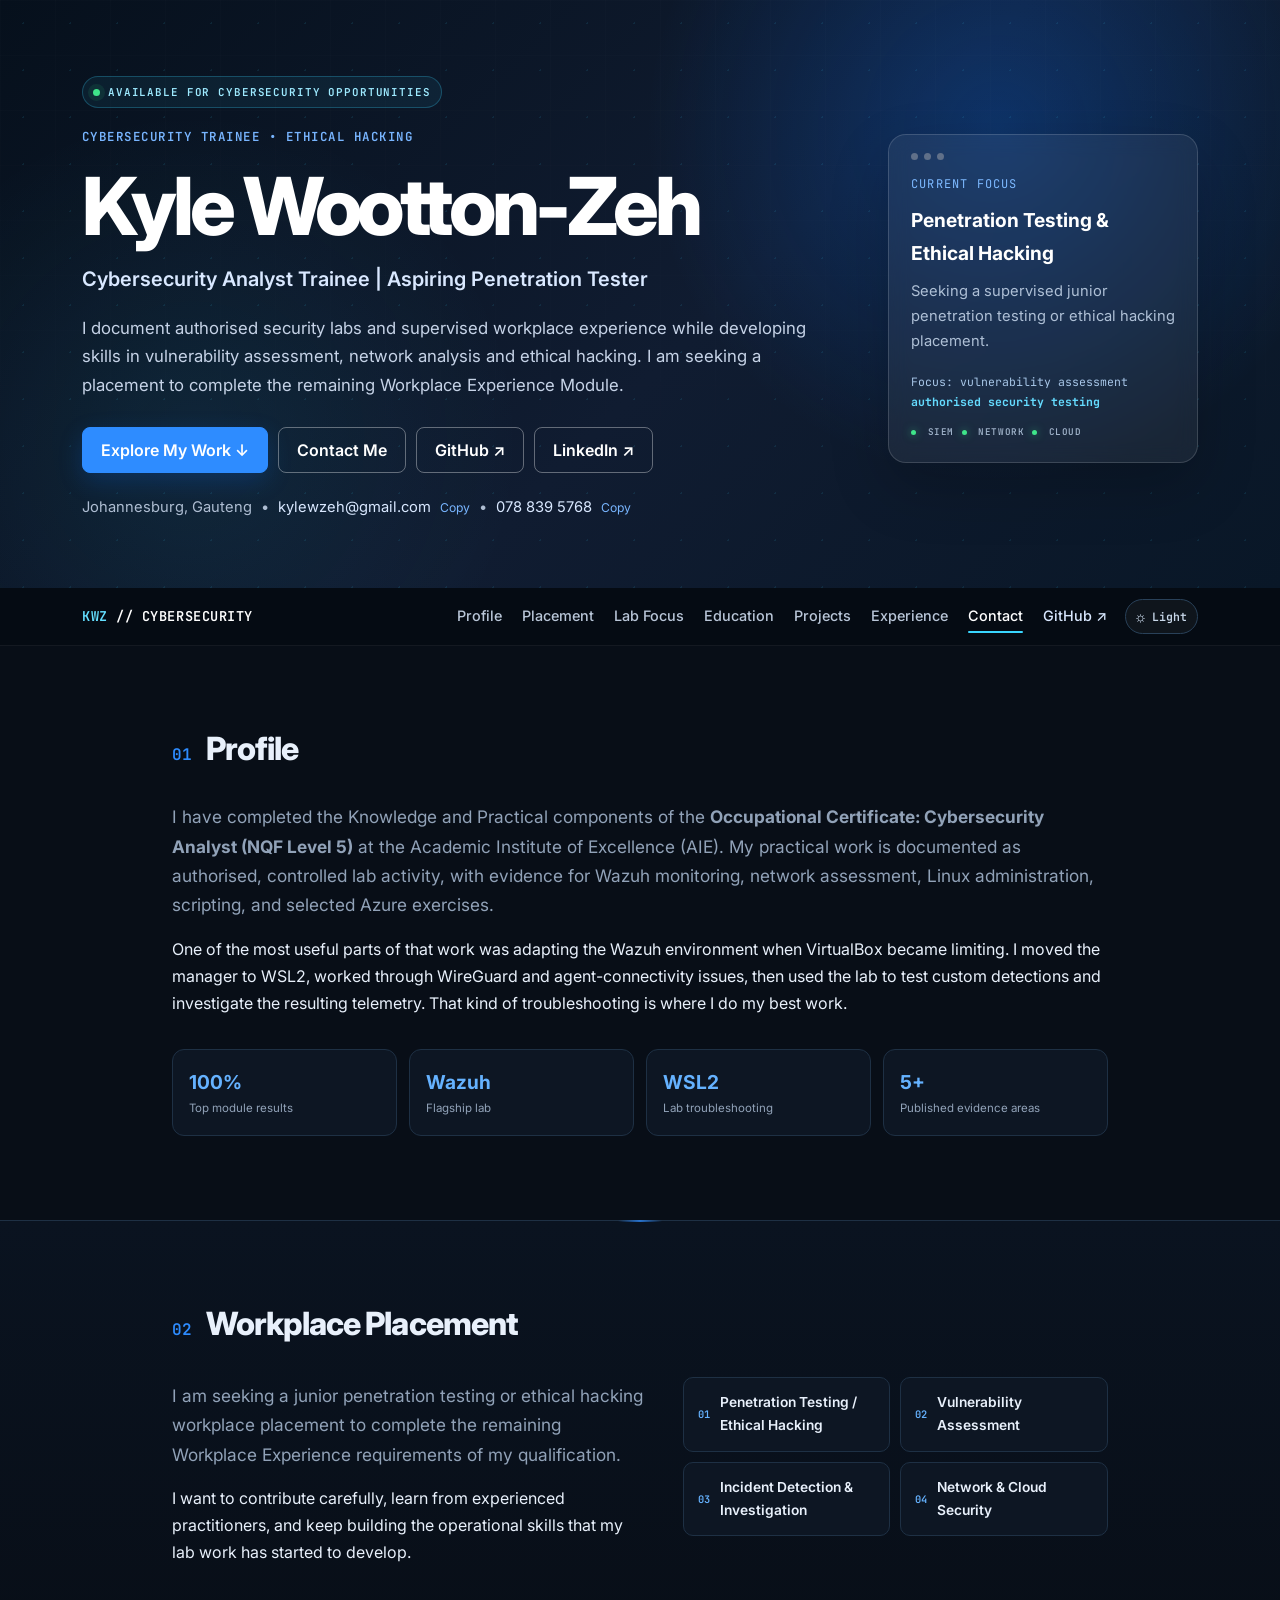
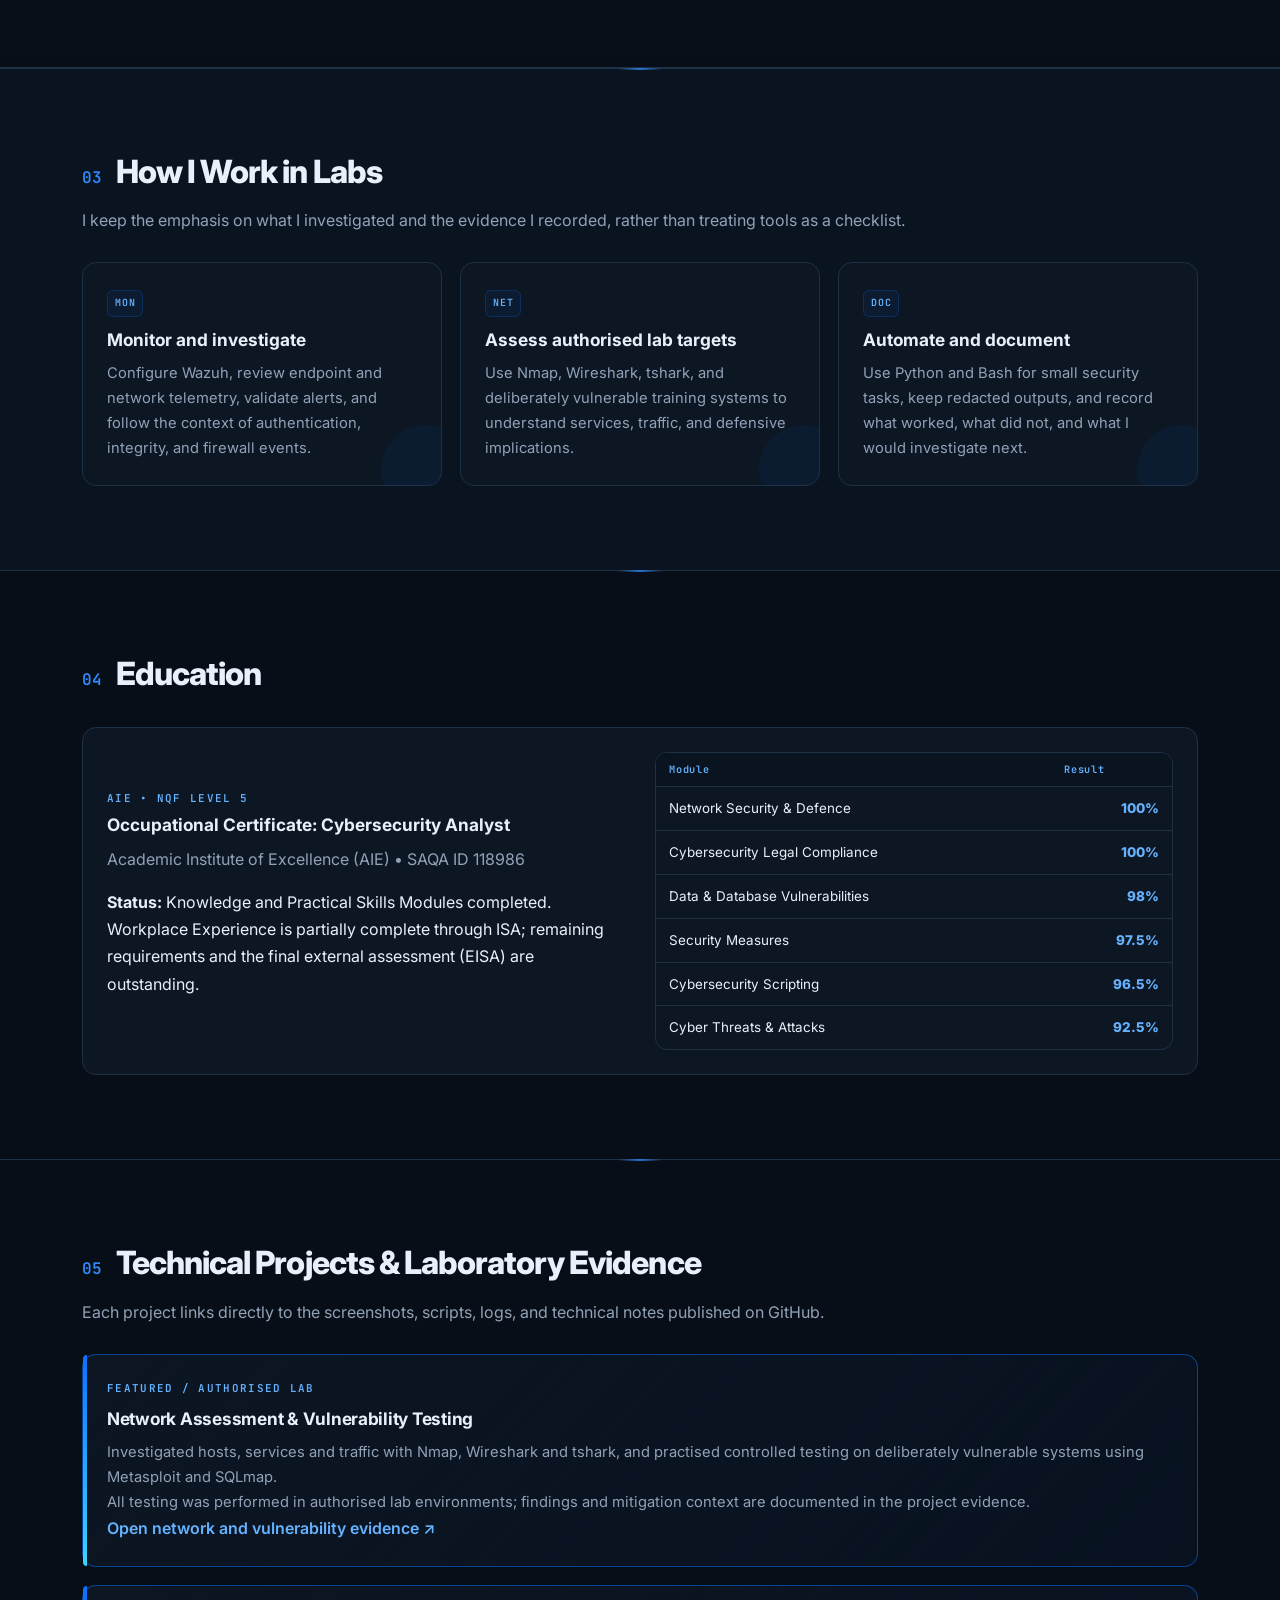
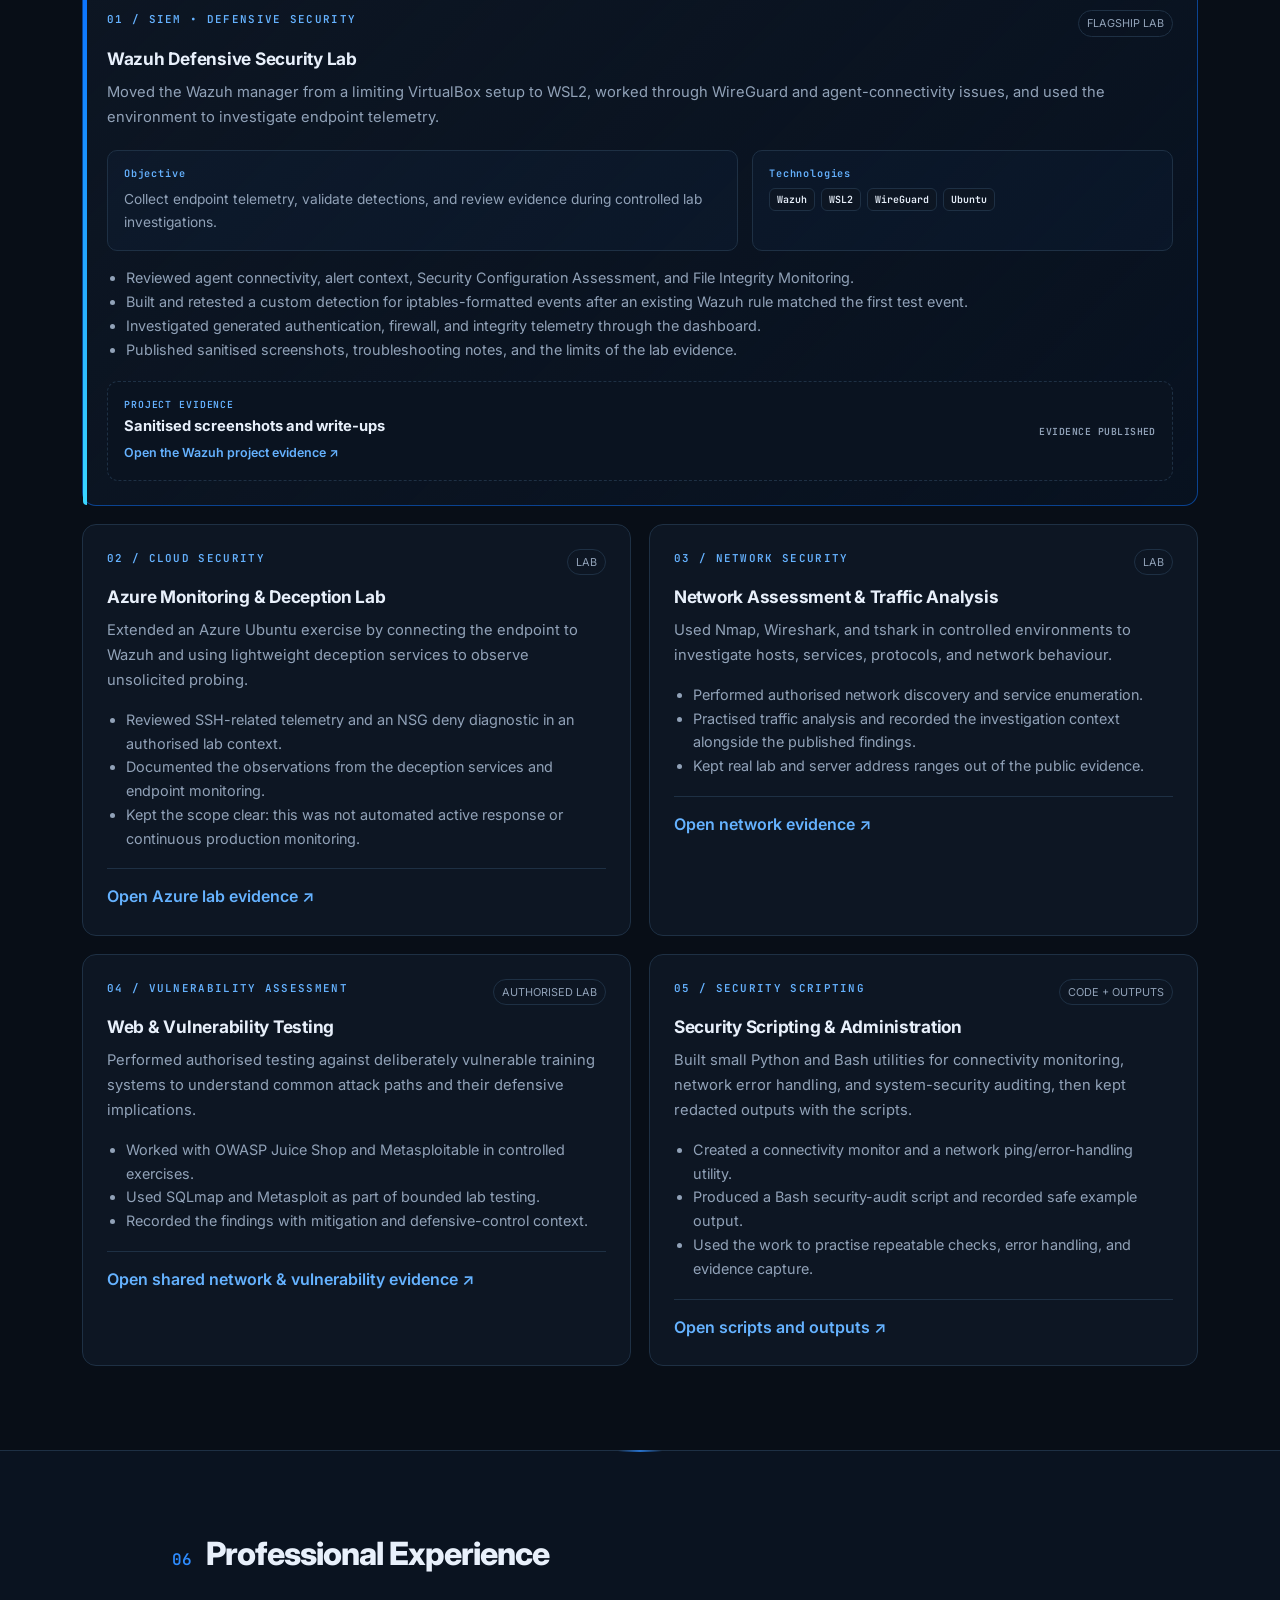
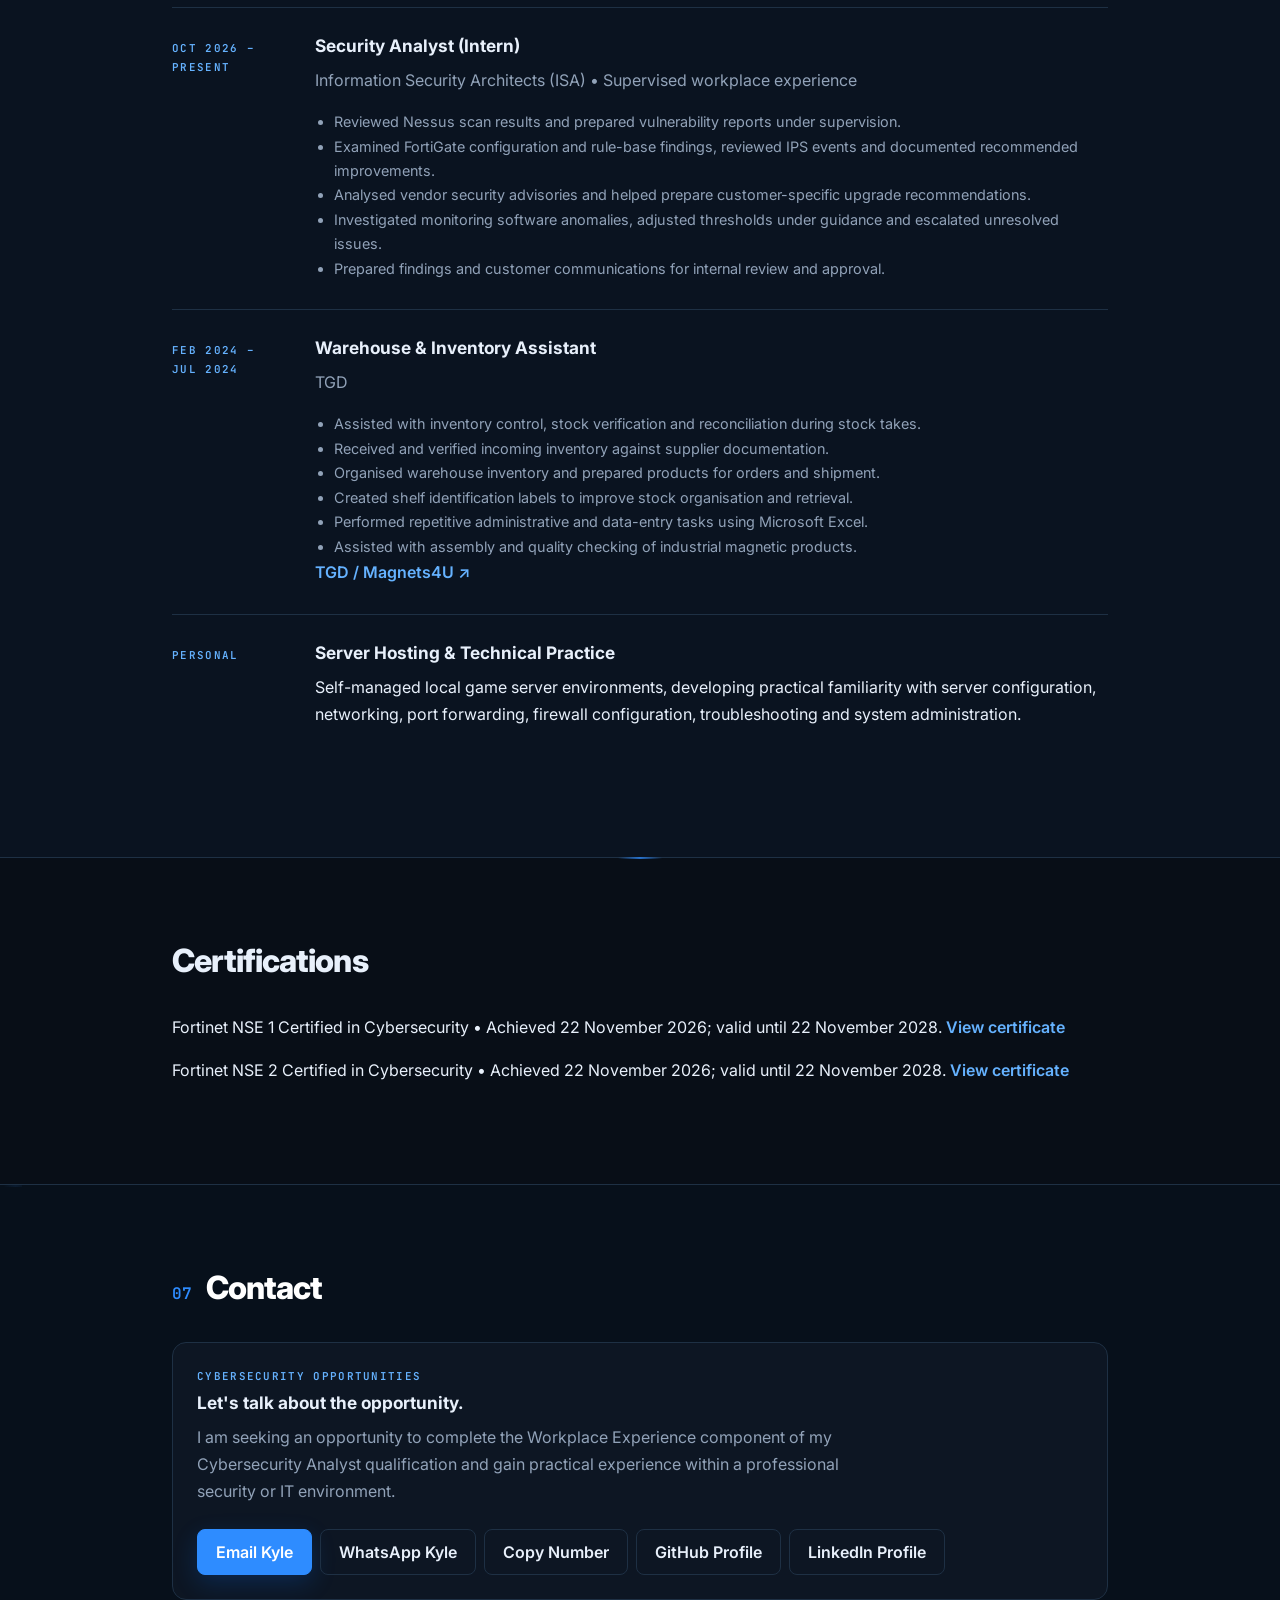
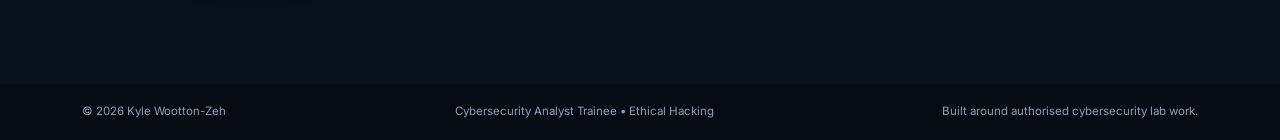
<file: index.html>
<!DOCTYPE html>
<html lang="en" data-theme="dark">
<head>
<meta charset="UTF-8">
<meta name="viewport" content="width=device-width, initial-scale=1">
<meta name="google-site-verification" content="w4GuNUgqAXqII3YS06Sqe2EiviYighzZ8DH6JKYvJfU" />
<meta name="description" content="Kyle Wootton-Zeh | Cybersecurity portfolio with selected evidence from authorised monitoring, network, Linux, and Azure labs.">
<meta name="theme-color" content="#050b13">
<meta property="og:title" content="Kyle Wootton-Zeh | Cybersecurity Portfolio">
<meta property="og:description" content="Selected practical evidence from authorised cybersecurity monitoring, network, Linux, and Azure labs.">
<meta property="og:type" content="website">
<title>Kyle Wootton-Zeh | Cybersecurity Portfolio</title>
<link rel="icon" href="data:image/svg+xml,%3Csvg xmlns='http://www.w3.org/2000/svg' viewBox='0 0 64 64'%3E%3Crect width='64' height='64' rx='12' fill='%23050b13'/%3E%3Cpath d='M16 18h32v8H24v7h18v8H24v5h24v8H16z' fill='%2339d6ff'/%3E%3C/svg%3E">
<link href="https://cdn.jsdelivr.net/npm/bootstrap@5.3.3/dist/css/bootstrap.min.css" rel="stylesheet">
<link rel="stylesheet" href="styles.css">
<link rel="stylesheet" href="section-polish.css">
<link rel="stylesheet" href="portfolio-refresh.css">
</head>
<body>
<header class="hero" id="top">
  <div class="hero-gridlines"></div><div class="matrix-particles"></div><div class="hero-scan"></div>
  <div class="container"><div class="hero-content">
    <div>
      <div class="availability"><span class="pulse"></span> AVAILABLE FOR CYBERSECURITY OPPORTUNITIES</div>
      <span class="eyebrow">CYBERSECURITY TRAINEE • ETHICAL HACKING</span>
      <h1>Kyle Wootton-Zeh</h1>
      <p class="hero-role">Cybersecurity Analyst Trainee | Aspiring Penetration Tester</p>
      <p class="hero-summary">I document authorised security labs and supervised workplace experience while developing skills in vulnerability assessment, network analysis and ethical hacking. I am seeking a placement to complete the remaining Workplace Experience Module.</p>
      <div class="hero-actions">
        <a class="btn btn-primary-custom" href="#projects">Explore My Work ↓</a>
        <a class="btn btn-outline-custom" href="mailto:kylewzeh@gmail.com">Contact Me</a>
        <a class="btn btn-outline-custom" href="https://github.com/kylewzeh" target="_blank" rel="noopener">GitHub ↗</a>
        <a class="btn btn-outline-custom" href="https://www.linkedin.com/in/kylewzeh/" target="_blank" rel="noopener">LinkedIn ↗</a>
      </div>
      <div class="contact-line"><span>Johannesburg, Gauteng</span><span>•</span><a href="mailto:kylewzeh@gmail.com">kylewzeh@gmail.com</a><button class="copy-link" data-copy="kylewzeh@gmail.com">Copy</button><span>•</span><a href="tel:+27788395768">078 839 5768</a><button class="copy-link" data-copy="078 839 5768">Copy</button></div>
    </div>
    <aside class="hero-badge" aria-label="Cybersecurity focus">
      <div class="terminal-top"><span></span><span></span><span></span></div>
      <div class="badge-icon">CURRENT FOCUS</div>
      <strong>Penetration Testing &amp; Ethical Hacking</strong>
      <span>Seeking a supervised junior penetration testing or ethical hacking placement.</span>
      <code>Focus: vulnerability assessment<br><b>authorised security testing</b></code>
      <div class="mini-status"><span><i></i> SIEM</span><span><i></i> NETWORK</span><span><i></i> CLOUD</span></div>
    </aside>
  </div></div>
</header>

<div class="scroll-progress" aria-hidden="true"><span id="scroll-progress-bar"></span></div>
<nav class="navbar navbar-expand-lg navbar-dark site-nav sticky-top" aria-label="Primary navigation">
  <div class="container">
    <a class="navbar-brand" href="#top"><span class="brand-mark">KWZ</span> // CYBERSECURITY</a>
    <button class="navbar-toggler" type="button" data-bs-toggle="collapse" data-bs-target="#navbarNav" aria-controls="navbarNav" aria-expanded="false" aria-label="Toggle navigation"><span class="navbar-toggler-icon"></span></button>
    <div class="collapse navbar-collapse" id="navbarNav">
      <ul class="navbar-nav ms-auto align-items-lg-center">
        <li class="nav-item"><a class="nav-link" href="#about">Profile</a></li>
        <li class="nav-item"><a class="nav-link" href="#placement">Placement</a></li>
        <li class="nav-item"><a class="nav-link" href="#focus">Lab Focus</a></li>
        <li class="nav-item"><a class="nav-link" href="#education">Education</a></li>
        <li class="nav-item"><a class="nav-link" href="#projects">Projects</a></li>
        <li class="nav-item"><a class="nav-link" href="#experience">Experience</a></li>
        <li class="nav-item"><a class="nav-link" href="#contact">Contact</a></li>
        <li class="nav-item"><a class="nav-link nav-github" href="https://github.com/kylewzeh" target="_blank" rel="noopener">GitHub ↗</a></li>
        <li class="nav-item theme-item"><button id="theme-toggle" class="theme-toggle" type="button" aria-label="Switch to light mode"><span class="theme-icon">☼</span><span class="theme-label">Light</span></button></li>
      </ul>
    </div>
  </div>
</nav>

<main>
<section id="about" class="section">
  <div class="container narrow">
    <div class="section-heading"><span>01</span><h2>Profile</h2></div>
    <p class="lead-copy">I have completed the Knowledge and Practical components of the <strong>Occupational Certificate: Cybersecurity Analyst (NQF Level 5)</strong> at the Academic Institute of Excellence (AIE). My practical work is documented as authorised, controlled lab activity, with evidence for Wazuh monitoring, network assessment, Linux administration, scripting, and selected Azure exercises.</p>
    <p>One of the most useful parts of that work was adapting the Wazuh environment when VirtualBox became limiting. I moved the manager to WSL2, worked through WireGuard and agent-connectivity issues, then used the lab to test custom detections and investigate the resulting telemetry. That kind of troubleshooting is where I do my best work.</p>
    <div class="quick-stats"><div><strong>100%</strong><span>Top module results</span></div><div><strong>Wazuh</strong><span>Flagship lab</span></div><div><strong>WSL2</strong><span>Lab troubleshooting</span></div><div><strong>5+</strong><span>Published evidence areas</span></div></div>
  </div>
</section>

<section id="placement" class="section section-accent">
  <div class="container narrow">
    <div class="section-heading"><span>02</span><h2>Workplace Placement</h2></div>
    <div class="placement-grid">
      <div class="placement-copy"><p class="lead-copy">I am seeking a junior penetration testing or ethical hacking workplace placement to complete the remaining Workplace Experience requirements of my qualification.</p><p>I want to contribute carefully, learn from experienced practitioners, and keep building the operational skills that my lab work has started to develop.</p></div>
      <div class="placement-list"><div><span>01</span>Penetration Testing / Ethical Hacking</div><div><span>02</span>Vulnerability Assessment</div><div><span>03</span>Incident Detection & Investigation</div><div><span>04</span>Network & Cloud Security</div></div>
    </div>
  </div>
</section>

<section id="focus" class="section section-alt">
  <div class="container"><div class="section-heading"><span>03</span><h2>How I Work in Labs</h2></div><p class="section-intro">I keep the emphasis on what I investigated and the evidence I recorded, rather than treating tools as a checklist.</p>
    <div class="skills-grid">
      <article class="skill-card"><div class="skill-icon">MON</div><h3>Monitor and investigate</h3><p>Configure Wazuh, review endpoint and network telemetry, validate alerts, and follow the context of authentication, integrity, and firewall events.</p></article>
      <article class="skill-card"><div class="skill-icon">NET</div><h3>Assess authorised lab targets</h3><p>Use Nmap, Wireshark, tshark, and deliberately vulnerable training systems to understand services, traffic, and defensive implications.</p></article>
      <article class="skill-card"><div class="skill-icon">DOC</div><h3>Automate and document</h3><p>Use Python and Bash for small security tasks, keep redacted outputs, and record what worked, what did not, and what I would investigate next.</p></article>
    </div>
  </div>
</section>

<section id="education" class="section">
  <div class="container"><div class="section-heading"><span>04</span><h2>Education</h2></div>
    <div class="education-card"><div><div class="section-kicker">AIE • NQF LEVEL 5</div><h3>Occupational Certificate: Cybersecurity Analyst</h3><p class="muted">Academic Institute of Excellence (AIE) • SAQA ID 118986</p><p><strong>Status:</strong> Knowledge and Practical Skills Modules completed. Workplace Experience is partially complete through ISA; remaining requirements and the final external assessment (EISA) are outstanding.</p></div>
      <div class="marks-table-wrap"><table class="marks-table"><thead><tr><th>Module</th><th>Result</th></tr></thead><tbody><tr><td>Network Security & Defence</td><td>100%</td></tr><tr><td>Cybersecurity Legal Compliance</td><td>100%</td></tr><tr><td>Data & Database Vulnerabilities</td><td>98%</td></tr><tr><td>Security Measures</td><td>97.5%</td></tr><tr><td>Cybersecurity Scripting</td><td>96.5%</td></tr><tr><td>Cyber Threats & Attacks</td><td>92.5%</td></tr></tbody></table></div>
    </div>
  </div>
</section>

<section id="projects" class="section section-projects">
  <div class="container"><div class="section-heading"><span>05</span><h2>Technical Projects & Laboratory Evidence</h2></div><p class="section-intro">Each project links directly to the screenshots, scripts, logs, and technical notes published on GitHub.</p>
    <div class="project-grid"><article class="project-card featured"><div class="project-top"><span class="project-tag">FEATURED / AUTHORISED LAB</span></div><h3>Network Assessment &amp; Vulnerability Testing</h3><p>Investigated hosts, services and traffic with Nmap, Wireshark and tshark, and practised controlled testing on deliberately vulnerable systems using Metasploit and SQLmap.</p><p>All testing was performed in authorised lab environments; findings and mitigation context are documented in the project evidence.</p><a class="text-link" href="https://github.com/kylewzeh/cybersecurity-portfolio/tree/main/network-security-assessment">Open network and vulnerability evidence ↗</a></article>
      <article class="project-card featured"><div class="project-top"><span class="project-tag">01 / SIEM • DEFENSIVE SECURITY</span><span class="project-status">FLAGSHIP LAB</span></div><h3>Wazuh Defensive Security Lab</h3><p>Moved the Wazuh manager from a limiting VirtualBox setup to WSL2, worked through WireGuard and agent-connectivity issues, and used the environment to investigate endpoint telemetry.</p><div class="project-detail-grid"><div><h4>Objective</h4><p>Collect endpoint telemetry, validate detections, and review evidence during controlled lab investigations.</p></div><div><h4>Technologies</h4><div class="project-chips"><span>Wazuh</span><span>WSL2</span><span>WireGuard</span><span>Ubuntu</span></div></div></div><ul><li>Reviewed agent connectivity, alert context, Security Configuration Assessment, and File Integrity Monitoring.</li><li>Built and retested a custom detection for iptables-formatted events after an existing Wazuh rule matched the first test event.</li><li>Investigated generated authentication, firewall, and integrity telemetry through the dashboard.</li><li>Published sanitised screenshots, troubleshooting notes, and the limits of the lab evidence.</li></ul><div class="evidence-panel"><div><span class="evidence-label">PROJECT EVIDENCE</span><strong>Sanitised screenshots and write-ups</strong><p><a class="text-link" href="https://github.com/kylewzeh/cybersecurity-portfolio/tree/main/wazuh-defensive-security-lab" target="_blank" rel="noopener">Open the Wazuh project evidence ↗</a></p></div><span class="evidence-status">EVIDENCE PUBLISHED</span></div></article>
      <article class="project-card"><div class="project-top"><span class="project-tag">02 / CLOUD SECURITY</span><span class="project-status">LAB</span></div><h3>Azure Monitoring & Deception Lab</h3><p>Extended an Azure Ubuntu exercise by connecting the endpoint to Wazuh and using lightweight deception services to observe unsolicited probing.</p><ul><li>Reviewed SSH-related telemetry and an NSG deny diagnostic in an authorised lab context.</li><li>Documented the observations from the deception services and endpoint monitoring.</li><li>Kept the scope clear: this was not automated active response or continuous production monitoring.</li></ul><div class="project-footer"><a class="text-link" href="https://github.com/kylewzeh/cybersecurity-portfolio/tree/main/incident-response-lab" target="_blank" rel="noopener">Open Azure lab evidence ↗</a></div></article>
      <article class="project-card"><div class="project-top"><span class="project-tag">03 / NETWORK SECURITY</span><span class="project-status">LAB</span></div><h3>Network Assessment & Traffic Analysis</h3><p>Used Nmap, Wireshark, and tshark in controlled environments to investigate hosts, services, protocols, and network behaviour.</p><ul><li>Performed authorised network discovery and service enumeration.</li><li>Practised traffic analysis and recorded the investigation context alongside the published findings.</li><li>Kept real lab and server address ranges out of the public evidence.</li></ul><div class="project-footer"><a class="text-link" href="https://github.com/kylewzeh/cybersecurity-portfolio/tree/main/network-security-assessment" target="_blank" rel="noopener">Open network evidence ↗</a></div></article>
      <article class="project-card"><div class="project-top"><span class="project-tag">04 / VULNERABILITY ASSESSMENT</span><span class="project-status">AUTHORISED LAB</span></div><h3>Web & Vulnerability Testing</h3><p>Performed authorised testing against deliberately vulnerable training systems to understand common attack paths and their defensive implications.</p><ul><li>Worked with OWASP Juice Shop and Metasploitable in controlled exercises.</li><li>Used SQLmap and Metasploit as part of bounded lab testing.</li><li>Recorded the findings with mitigation and defensive-control context.</li></ul><div class="project-footer"><a class="text-link" href="https://github.com/kylewzeh/cybersecurity-portfolio/tree/main/network-security-assessment" target="_blank" rel="noopener">Open shared network &amp; vulnerability evidence ↗</a></div></article>
      <article class="project-card"><div class="project-top"><span class="project-tag">05 / SECURITY SCRIPTING</span><span class="project-status">CODE + OUTPUTS</span></div><h3>Security Scripting & Administration</h3><p>Built small Python and Bash utilities for connectivity monitoring, network error handling, and system-security auditing, then kept redacted outputs with the scripts.</p><ul><li>Created a connectivity monitor and a network ping/error-handling utility.</li><li>Produced a Bash security-audit script and recorded safe example output.</li><li>Used the work to practise repeatable checks, error handling, and evidence capture.</li></ul><div class="project-footer"><a class="text-link" href="https://github.com/kylewzeh/cybersecurity-portfolio/tree/main/security-scripting" target="_blank" rel="noopener">Open scripts and outputs ↗</a></div></article>
    </div>
  </div>
</section>

<section id="experience" class="section section-alt">
  <div class="container narrow"><div class="section-heading"><span>06</span><h2>Professional Experience</h2></div>
    <div class="timeline-item"><div class="timeline-date">OCT 2026 – PRESENT</div><div><h3>Security Analyst (Intern)</h3><p class="muted">Information Security Architects (ISA) • Supervised workplace experience</p><ul><li>Reviewed Nessus scan results and prepared vulnerability reports under supervision.</li><li>Examined FortiGate configuration and rule-base findings, reviewed IPS events and documented recommended improvements.</li><li>Analysed vendor security advisories and helped prepare customer-specific upgrade recommendations.</li><li>Investigated monitoring software anomalies, adjusted thresholds under guidance and escalated unresolved issues.</li><li>Prepared findings and customer communications for internal review and approval.</li></ul></div></div><div class="timeline-item"><div class="timeline-date">FEB 2024 – JUL 2024</div><div><h3>Warehouse &amp; Inventory Assistant</h3><p class="muted">TGD</p><ul><li>Assisted with inventory control, stock verification and reconciliation during stock takes.</li><li>Received and verified incoming inventory against supplier documentation.</li><li>Organised warehouse inventory and prepared products for orders and shipment.</li><li>Created shelf identification labels to improve stock organisation and retrieval.</li><li>Performed repetitive administrative and data-entry tasks using Microsoft Excel.</li><li>Assisted with assembly and quality checking of industrial magnetic products.</li></ul><a href="https://shop.magnets4u.co.za/" target="_blank" rel="noopener" class="text-link">TGD / Magnets4U ↗</a></div></div>
    <div class="timeline-item"><div class="timeline-date">PERSONAL</div><div><h3>Server Hosting & Technical Practice</h3><p>Self-managed local game server environments, developing practical familiarity with server configuration, networking, port forwarding, firewall configuration, troubleshooting and system administration.</p></div></div>
  </div>
</section>

<section id="certifications" class="section"><div class="container narrow"><div class="section-heading"><h2>Certifications</h2></div><p>Fortinet NSE 1 Certified in Cybersecurity • Achieved 22 November 2026; valid until 22 November 2028. <a class="text-link" href="Fortinet%20NSE%201%20Certified%20in%20Cybersecurity.pdf">View certificate</a></p><p>Fortinet NSE 2 Certified in Cybersecurity • Achieved 22 November 2026; valid until 22 November 2028. <a class="text-link" href="Fortinet%20NSE%202%20Certified%20in%20Cybersecurity.pdf">View certificate</a></p></div></section><section id="contact" class="section contact-section">
  <div class="container narrow"><div class="section-heading"><span>07</span><h2>Contact</h2></div><div class="contact-card"><div><div class="section-kicker">CYBERSECURITY OPPORTUNITIES</div><h3>Let's talk about the opportunity.</h3><p>I am seeking an opportunity to complete the Workplace Experience component of my Cybersecurity Analyst qualification and gain practical experience within a professional security or IT environment.</p></div><div class="contact-actions"><a class="btn btn-primary-custom" href="mailto:kylewzeh@gmail.com">Email Kyle</a><a class="btn btn-outline-custom dark-outline" href="https://wa.me/27788395768" target="_blank" rel="noopener">WhatsApp Kyle</a><button class="btn btn-outline-custom dark-outline copy-button" data-copy="078 839 5768">Copy Number</button><a class="btn btn-outline-custom dark-outline" href="https://github.com/kylewzeh" target="_blank" rel="noopener">GitHub Profile</a><a class="btn btn-outline-custom dark-outline" href="https://www.linkedin.com/in/kylewzeh/" target="_blank" rel="noopener">LinkedIn Profile</a></div></div></div>
</section>
</main>
<footer><div class="container footer-inner"><span>© 2026 Kyle Wootton-Zeh</span><span>Cybersecurity Analyst Trainee • Ethical Hacking</span><span>Built around authorised cybersecurity lab work.</span></div></footer>
<a href="#top" class="back-to-top" id="back-to-top" aria-label="Back to top">↑</a>
<script src="https://cdn.jsdelivr.net/npm/bootstrap@5.3.3/dist/js/bootstrap.bundle.min.js"></script><script src="script.js"></script>
</body>
</html>
</file>
<file: styles.css>
@import url('https://fonts.googleapis.com/css2?family=Inter:wght@400;500;600;700;800&family=JetBrains+Mono:wght@500;600&display=swap');
:root{--bg:#f7f9fc;--panel:#fff;--soft:#f0f4f9;--text:#152033;--muted:#64748b;--line:#dfe6ef;--accent:#0b72ff;--accent-dark:#0758c7;--nav:#08101d;--cyan:#39d6ff;--hero-a:#06101c;--hero-b:#101c31;--contact:#0f1a2b}
html[data-theme="dark"]{--bg:#080e17;--panel:#0d1623;--soft:#0a1320;--text:#e8f0fb;--muted:#91a2b8;--line:#1e3044;--accent:#2e8cff;--accent-dark:#65b2ff;--nav:#050b13;--contact:#07101b}
*{box-sizing:border-box}html{scroll-behavior:smooth;scroll-padding-top:72px}body{margin:0;color:var(--text);background:var(--bg);font-family:Inter,system-ui,-apple-system,BlinkMacSystemFont,"Segoe UI",sans-serif;line-height:1.7;transition:background .25s ease,color .25s ease}a{color:inherit}.hero{position:relative;overflow:hidden;background:radial-gradient(circle at 78% 22%,rgba(11,114,255,.27),transparent 32%),radial-gradient(circle at 15% 75%,rgba(57,214,255,.08),transparent 28%),linear-gradient(135deg,var(--hero-a) 0%,var(--hero-b) 55%,#091727 100%);color:#fff;padding:76px 0 68px}.hero-gridlines{position:absolute;inset:-55px;opacity:.15;background-image:linear-gradient(rgba(255,255,255,.08) 1px,transparent 1px),linear-gradient(90deg,rgba(255,255,255,.08) 1px,transparent 1px);background-size:55px 55px;animation:grid-drift 30s linear infinite;mask-image:linear-gradient(to bottom,black,transparent)}.matrix-particles{position:absolute;inset:0;opacity:.12;background-image:radial-gradient(circle,rgba(57,214,255,.8) 1px,transparent 1px);background-size:47px 47px;animation:drift 24s linear infinite}.hero-scan{position:absolute;left:0;right:0;top:-30%;height:28%;background:linear-gradient(to bottom,transparent,rgba(57,214,255,.07),transparent);filter:blur(1px);animation:scan 9s ease-in-out infinite;pointer-events:none}@keyframes drift{from{transform:translateY(0)}to{transform:translateY(47px)}}@keyframes grid-drift{from{transform:translate(0,0)}to{transform:translate(55px,55px)}}@keyframes scan{0%,100%{transform:translateY(0);opacity:0}15%{opacity:1}70%{opacity:1}85%{transform:translateY(470%);opacity:0}}@media(prefers-reduced-motion:reduce){*,*::before,*::after{animation-duration:.001ms!important;animation-iteration-count:1!important;scroll-behavior:auto!important}}
.hero .container{position:relative}.hero-content{display:grid;grid-template-columns:minmax(0,1fr) 310px;gap:56px;align-items:center}.availability{display:inline-flex;align-items:center;gap:8px;margin-bottom:18px;padding:6px 10px;border:1px solid rgba(57,214,255,.25);border-radius:999px;background:rgba(57,214,255,.07);color:#9eeaff;font-family:"JetBrains Mono",monospace;font-size:.68rem;letter-spacing:.08em;font-weight:600}.pulse{width:7px;height:7px;border-radius:50%;background:#3fe58a;box-shadow:0 0 0 5px rgba(63,229,138,.09);animation:status-pulse 2s ease-in-out infinite}@keyframes status-pulse{0%,100%{opacity:1;box-shadow:0 0 0 4px rgba(63,229,138,.08)}50%{opacity:.65;box-shadow:0 0 0 7px rgba(63,229,138,.02)}}.eyebrow,.project-tag,.timeline-date,.section-kicker{font-family:"JetBrains Mono",monospace;font-size:.78rem;letter-spacing:.12em;font-weight:600}.eyebrow{display:block;color:#78b5ff}.hero h1{font-size:clamp(2.7rem,7vw,5rem);font-weight:800;letter-spacing:-.055em;margin:10px 0 8px}.hero-role{font-size:1.25rem;font-weight:600;color:#d9e8ff;margin-bottom:18px}.hero-summary{max-width:760px;color:#c6d3e7;font-size:1.05rem}.hero-actions{display:flex;flex-wrap:wrap;gap:10px;margin:28px 0 22px}.btn{border-radius:8px;padding:10px 18px;font-weight:600}.btn-primary-custom{color:#fff;background:var(--accent);border:1px solid var(--accent);box-shadow:0 8px 24px rgba(11,114,255,.2)}.btn-primary-custom:hover{color:#fff;background:var(--accent-dark);border-color:var(--accent-dark)}.btn-outline-custom{color:#fff;border:1px solid rgba(255,255,255,.35)}.btn-outline-custom:hover{color:#fff;background:rgba(255,255,255,.1)}.dark-outline{color:var(--text);border-color:var(--line)}.dark-outline:hover{color:var(--text);background:var(--soft)}.contact-line{display:flex;flex-wrap:wrap;align-items:center;gap:9px;color:#aebdd2;font-size:.92rem}.contact-line a{color:#d9e8ff;text-decoration:none}.contact-line a:hover{text-decoration:underline}.copy-link{border:0;background:transparent;color:#78b5ff;padding:0;font:inherit;font-size:.76rem;cursor:pointer}.copy-link:hover{text-decoration:underline}.hero-badge{border:1px solid rgba(255,255,255,.15);background:rgba(255,255,255,.06);border-radius:18px;padding:18px 22px 24px;display:flex;flex-direction:column;gap:10px;box-shadow:0 24px 60px rgba(0,0,0,.2);backdrop-filter:blur(10px);animation:badge-float 6s ease-in-out infinite}@keyframes badge-float{0%,100%{transform:translateY(0)}50%{transform:translateY(-5px)}}.terminal-top{display:flex;gap:6px;margin-bottom:4px}.terminal-top span{width:7px;height:7px;border-radius:50%;background:#607089}.badge-icon{font-family:"JetBrains Mono",monospace;color:#7db9ff;font-size:.75rem;letter-spacing:.1em}.hero-badge strong{font-size:1.2rem}.hero-badge span{color:#afc0d6;font-size:.92rem}.hero-badge code{display:block;color:#a8c7e8;font-family:"JetBrains Mono",monospace;font-size:.72rem;line-height:1.7;margin-top:8px}.hero-badge code b{color:#65dcff}.mini-status{display:flex;flex-wrap:wrap;gap:8px;margin-top:4px}.mini-status span{font:600 .58rem "JetBrains Mono",monospace!important;color:#9fb2c9!important;letter-spacing:.06em}.mini-status i{display:inline-block;width:5px;height:5px;border-radius:50%;background:#3fe58a;margin-right:5px;box-shadow:0 0 8px rgba(63,229,138,.6)}.site-nav{background:var(--nav)}.site-nav .navbar-brand{font-family:"JetBrains Mono",monospace;font-size:.85rem;font-weight:600;letter-spacing:.04em}.brand-mark{color:#64dfff}.site-nav .nav-link{color:#b9c6d8;font-size:.9rem;font-weight:500}.site-nav .nav-link:hover{color:#fff}.theme-item{margin-left:8px}.theme-toggle{display:inline-flex;align-items:center;gap:7px;border:1px solid #294159;background:rgba(255,255,255,.04);color:#c9d8ea;border-radius:999px;padding:6px 10px;font:600 .72rem "JetBrains Mono",monospace;cursor:pointer}.theme-toggle:hover{border-color:#4b6f96;color:#fff}.theme-icon{font-size:.95rem}.section{padding:84px 0;background:var(--bg)}.section-alt{background:var(--soft)}.narrow{max-width:960px}.section-heading{display:flex;align-items:baseline;gap:14px;margin-bottom:34px}.section-heading span{color:var(--accent);font-family:"JetBrains Mono",monospace;font-weight:600}.section-heading h2{margin:0;font-size:2rem;letter-spacing:-.03em;font-weight:800}.lead-copy{font-size:1.08rem;color:var(--muted)}.muted{color:var(--muted)}.section-intro{color:var(--muted);margin-top:-18px;margin-bottom:28px}.quick-stats{display:grid;grid-template-columns:repeat(4,1fr);gap:12px;margin-top:32px}.quick-stats div{padding:16px;border:1px solid var(--line);border-radius:12px;background:var(--panel)}.quick-stats strong{display:block;font-size:1.2rem;color:var(--accent-dark)}.quick-stats span{display:block;color:var(--muted);font-size:.72rem}.skills-grid,.project-grid{display:grid;gap:18px}.skills-grid{grid-template-columns:repeat(3,1fr)}.skill-card,.project-card,.education-card,.contact-card{background:var(--panel);border:1px solid var(--line);border-radius:14px;padding:24px}.skill-card{min-height:180px;position:relative;overflow:hidden;transition:transform .2s ease,border-color .2s ease,box-shadow .2s ease}.skill-card:hover{transform:translateY(-3px);border-color:rgba(46,140,255,.45);box-shadow:0 12px 28px rgba(22,40,70,.1)}.skill-card:after{content:"";position:absolute;right:-30px;bottom:-30px;width:90px;height:90px;border-radius:50%;background:rgba(11,114,255,.06)}.skill-icon{display:inline-block;color:var(--accent-dark);font-family:"JetBrains Mono",monospace;font-size:.62rem;font-weight:600;letter-spacing:.08em;border:1px solid rgba(11,114,255,.22);background:rgba(11,114,255,.06);border-radius:6px;padding:4px 7px;margin-bottom:13px}.skill-card h3,.project-card h3,.education-card h3,.contact-card h3,.timeline-item h3{font-size:1.08rem;font-weight:700;margin-bottom:10px}.skill-card p,.project-card p{color:var(--muted);font-size:.92rem;margin:0}.stack-section{background:var(--bg)}.stack-terminal{border:1px solid var(--line);border-radius:15px;background:var(--panel);overflow:hidden;box-shadow:0 18px 45px rgba(10,30,60,.07)}.stack-terminal-bar{height:44px;display:flex;align-items:center;gap:7px;padding:0 16px;background:var(--nav);color:#b8c8dc}.stack-terminal-bar>span:not(.stack-terminal-title):not(.stack-live){width:7px;height:7px;border-radius:50%;background:#566a83}.stack-terminal-title{margin-left:8px;font:600 .66rem "JetBrains Mono",monospace;color:#91a7c0;letter-spacing:.05em}.stack-live{margin-left:auto;font:600 .61rem "JetBrains Mono",monospace;color:#8fa6bf;letter-spacing:.08em}.stack-live i{display:inline-block;width:5px;height:5px;border-radius:50%;background:#3fe58a;margin-right:5px;box-shadow:0 0 7px rgba(63,229,138,.55)}.stack-grid{display:grid;grid-template-columns:1fr 1fr}.stack-group{padding:25px 27px;border-top:1px solid var(--line)}.stack-group:nth-child(odd){border-right:1px solid var(--line)}.stack-label{font:600 .67rem "JetBrains Mono",monospace;color:var(--accent-dark);letter-spacing:.1em;margin-bottom:13px}.stack-chips{display:flex;flex-wrap:wrap;gap:7px}.stack-chips span{padding:6px 9px;border:1px solid var(--line);border-radius:7px;background:var(--soft);font:600 .66rem "JetBrains Mono",monospace;color:var(--text);letter-spacing:.02em;transition:border-color .18s ease,transform .18s ease,background .18s ease}.stack-chips span:hover{border-color:var(--accent);transform:translateY(-2px);background:rgba(46,140,255,.07)}.education-card{display:grid;grid-template-columns:1fr 1fr;gap:30px;align-items:center}.marks{display:grid;grid-template-columns:repeat(2,1fr);gap:12px}.marks div{border-left:3px solid var(--accent);padding:8px 0 8px 12px}.marks strong{display:block;font-size:1.15rem}.marks span{display:block;color:var(--muted);font-size:.76rem}.section-kicker{color:var(--accent-dark);font-size:.68rem;margin-bottom:8px}.project-grid{grid-template-columns:repeat(2,1fr)}.project-card{transition:transform .18s ease,box-shadow .18s ease}.project-card:hover{transform:translateY(-4px);box-shadow:0 16px 34px rgba(22,40,70,.16)}.project-card.featured{grid-column:1/-1;border-color:rgba(11,114,255,.5);background:linear-gradient(135deg,var(--panel) 0%,rgba(11,114,255,.04) 100%);position:relative}.project-card.featured:before{content:"";position:absolute;left:0;top:0;bottom:0;width:4px;border-radius:14px 0 0 14px;background:linear-gradient(#0b72ff,#39d6ff)}.project-top{display:flex;justify-content:space-between;gap:12px;margin-bottom:12px}.project-tag{color:var(--accent-dark);font-size:.68rem}.project-status{color:var(--muted);font-size:.68rem;border:1px solid var(--line);border-radius:999px;padding:3px 8px}.project-card ul,.timeline-item ul{margin:15px 0 0;padding-left:19px;color:var(--muted);font-size:.9rem}.project-links{margin-top:18px}.coming-soon{color:var(--muted);font-size:.8rem;font-family:"JetBrains Mono",monospace}.timeline-item{display:grid;grid-template-columns:115px 1fr;gap:28px;padding:28px 0;border-top:1px solid var(--line)}.timeline-item:first-of-type{border-top:0}.timeline-date{color:var(--accent-dark);font-size:.68rem;padding-top:3px}.text-link{color:var(--accent-dark);font-weight:600;text-decoration:none}.text-link:hover{text-decoration:underline}.contact-section{background:var(--contact)}.contact-section .section-heading h2{color:#fff}.contact-card{color:var(--text);display:flex;justify-content:space-between;gap:30px;align-items:center}.contact-card p{max-width:670px;margin:0;color:var(--muted)}.contact-actions{display:flex;flex-wrap:wrap;gap:8px;flex-shrink:0}.copy-button{background:transparent;cursor:pointer}footer{background:#050b13;color:#8fa1b9;padding:18px 0;font-size:.72rem}.footer-inner{display:flex;justify-content:space-between;gap:15px;flex-wrap:wrap}.back-to-top{position:fixed;right:20px;bottom:20px;width:42px;height:42px;display:none;place-items:center;border-radius:50%;background:var(--accent);color:#fff;text-decoration:none;box-shadow:0 8px 24px rgba(0,0,0,.18);z-index:1000}.back-to-top.show{display:grid}@media(max-width:991px){.hero-content{grid-template-columns:1fr}.hero-badge{max-width:520px}.skills-grid{grid-template-columns:repeat(2,1fr)}.quick-stats{grid-template-columns:repeat(2,1fr)}}@media(max-width:767px){.hero{padding:60px 0 52px}.section{padding:60px 0}.skills-grid,.project-grid,.education-card,.stack-grid{grid-template-columns:1fr}.project-card.featured{grid-column:auto}.marks{grid-template-columns:1fr 1fr}.timeline-item{grid-template-columns:1fr;gap:8px}.contact-card,.footer-inner{flex-direction:column;align-items:flex-start}.contact-line{gap:6px}.quick-stats{grid-template-columns:1fr 1fr}.hero-actions .btn{width:100%}.theme-item{margin:8px 0 0}.stack-group:nth-child(odd){border-right:0}}
</file>
<file: section-polish.css>
/* Visual separation polish: keeps the long mobile scroll easy to scan without adding bulk. */
main>section{position:relative}
main>section+section{border-top:1px solid var(--line)}
main>section+section::before{content:"";position:absolute;top:-1px;left:50%;width:44px;height:2px;transform:translateX(-50%);background:linear-gradient(90deg,transparent,var(--accent),transparent);opacity:.75}
@media(max-width:767px){
  main>section+section::before{width:34px;opacity:.85}
  .section-heading{margin-bottom:28px}
  .section-intro{margin-bottom:22px}
}
</file>
<file: portfolio-refresh.css>
/* Final portfolio polish layer. Keeps the existing visual identity while improving hierarchy, evidence presentation and responsive behaviour. */
:root{--focus:rgba(57,214,255,.6)}
html{scroll-padding-top:88px}
body{overflow-x:hidden}
:focus-visible{outline:2px solid var(--focus);outline-offset:3px}
.site-nav{border-bottom:1px solid rgba(255,255,255,.06)}
.site-nav .nav-link{position:relative;padding-left:10px!important;padding-right:10px!important;transition:color .18s ease}
.site-nav .nav-link::after{content:"";position:absolute;left:10px;right:10px;bottom:4px;height:2px;border-radius:2px;background:var(--cyan);transform:scaleX(0);transform-origin:center;transition:transform .18s ease}
.site-nav .nav-link.active{color:#fff!important}
.site-nav .nav-link.active::after{transform:scaleX(1)}
.nav-github{color:#d9e8ff!important}
.theme-item{padding-bottom:0}
.scroll-progress{position:fixed;top:0;left:0;right:0;height:2px;z-index:1100;pointer-events:none;background:transparent}
.scroll-progress span{display:block;height:100%;width:0;background:linear-gradient(90deg,var(--accent),var(--cyan));box-shadow:0 0 10px rgba(57,214,255,.35)}
.section-accent{background:linear-gradient(180deg,var(--soft),var(--bg));border-top:1px solid var(--line);border-bottom:1px solid var(--line)}
.placement-grid{display:grid;grid-template-columns:minmax(0,1fr) minmax(360px,.9fr);gap:38px;align-items:start}
.placement-copy{padding-top:4px}
.placement-list{display:grid;grid-template-columns:1fr 1fr;gap:10px}
.placement-list div{display:flex;align-items:center;gap:10px;padding:13px 14px;border:1px solid var(--line);border-radius:10px;background:var(--panel);font-size:.86rem;font-weight:600}
.placement-list span{color:var(--accent-dark);font:600 .65rem "JetBrains Mono",monospace}
.method-grid{display:grid;grid-template-columns:repeat(5,1fr);gap:12px}
.method-grid article{min-height:185px;padding:20px;border:1px solid var(--line);border-radius:13px;background:var(--panel);position:relative;overflow:hidden}
.method-grid article::after{content:"";position:absolute;right:-24px;bottom:-28px;width:78px;height:78px;border-radius:50%;background:rgba(46,140,255,.05)}
.method-grid span{display:block;color:var(--accent-dark);font:600 .65rem "JetBrains Mono",monospace;letter-spacing:.08em;margin-bottom:18px}
.method-grid h3{font-size:1rem;margin-bottom:8px}
.method-grid p{margin:0;color:var(--muted);font-size:.82rem;line-height:1.65}
.marks-table-wrap{border:1px solid var(--line);border-radius:12px;overflow:hidden;background:var(--panel)}
.marks-table{width:100%;border-collapse:collapse;margin:0;font-size:.84rem}
.marks-table th,.marks-table td{padding:10px 13px;border-bottom:1px solid var(--line);text-align:left}
.marks-table th{font:600 .64rem "JetBrains Mono",monospace;letter-spacing:.08em;color:var(--accent-dark);background:var(--soft)}
.marks-table td:last-child{font-weight:800;color:var(--accent-dark);text-align:right}
.marks-table tr:last-child td{border-bottom:0}
.project-detail-grid{display:grid;grid-template-columns:1.2fr .8fr;gap:14px;margin-top:20px}
.project-detail-grid>div{padding:16px;border:1px solid var(--line);border-radius:10px;background:rgba(46,140,255,.035)}
.project-detail-grid h4{font:600 .64rem "JetBrains Mono",monospace;letter-spacing:.08em;color:var(--accent-dark);margin:0 0 8px}
.project-detail-grid p{margin:0;font-size:.86rem}
.project-chips{display:flex;flex-wrap:wrap;gap:6px}
.project-chips span{padding:4px 7px;border:1px solid var(--line);border-radius:6px;font:600 .62rem "JetBrains Mono",monospace;background:var(--panel)}
.evidence-panel{display:flex;justify-content:space-between;gap:20px;align-items:center;margin-top:20px;padding:16px;border:1px dashed var(--line);border-radius:11px;background:var(--soft)}
.evidence-panel strong{display:block;font-size:.92rem;margin:3px 0}
.evidence-panel p{margin:0;color:var(--muted);font-size:.78rem}
.evidence-label{display:block;color:var(--accent-dark);font:600 .61rem "JetBrains Mono",monospace;letter-spacing:.09em}
.evidence-status,.project-footer span{color:var(--muted);font:600 .61rem "JetBrains Mono",monospace;letter-spacing:.05em;white-space:nowrap}
.project-footer{margin-top:18px;padding-top:14px;border-top:1px solid var(--line)}
.project-card ul{line-height:1.65}
.project-card h3{letter-spacing:-.015em}
.contact-section{position:relative}
.contact-section::before{content:"";position:absolute;inset:0;pointer-events:none;background:radial-gradient(circle at 85% 50%,rgba(46,140,255,.12),transparent 32%)}
.contact-section .container{position:relative}
.contact-card{display:grid;grid-template-columns:minmax(0,1fr);align-items:start;gap:24px}
.contact-card>div{min-width:0}
.contact-actions{width:100%;flex-shrink:1;align-items:center}
.btn{min-height:43px;display:inline-flex;align-items:center;justify-content:center}
.back-to-top{z-index:1040}
@media(max-width:1199px){.method-grid{grid-template-columns:repeat(3,1fr)}.method-grid article:last-child{grid-column:auto}.site-nav .nav-link{font-size:.82rem}.theme-toggle{font-size:.66rem}}
@media(max-width:991px){.placement-grid{grid-template-columns:1fr}.placement-list{max-width:720px}.project-detail-grid{grid-template-columns:1fr}.education-card{grid-template-columns:1fr}.method-grid{grid-template-columns:repeat(2,1fr)}.contact-card{align-items:flex-start;flex-direction:column}.contact-actions{width:100%}.contact-actions .btn{flex:0 1 auto}}
@media(max-width:767px){html{scroll-padding-top:76px}.hero{padding-top:52px}.hero h1{font-size:clamp(2.5rem,13vw,4rem)}.hero-summary{font-size:.98rem}.hero-actions{margin-top:22px}.contact-line{font-size:.82rem}.quick-stats{grid-template-columns:1fr 1fr}.placement-list{grid-template-columns:1fr}.method-grid{grid-template-columns:1fr}.method-grid article{min-height:auto}.marks-table th,.marks-table td{padding:9px 10px;font-size:.76rem}.evidence-panel{align-items:flex-start;flex-direction:column}.evidence-status{white-space:normal}.project-card,.skill-card,.education-card,.contact-card{padding:20px}.section-heading{gap:10px}.section-heading h2{font-size:1.65rem}.navbar-brand{font-size:.78rem!important}.site-nav .navbar-collapse{padding:10px 0 8px}.site-nav .nav-link{padding:9px 2px!important}.site-nav .nav-link::after{left:2px;right:auto;width:28px;bottom:4px}.theme-item{margin:8px 0 0}.theme-toggle{width:100%;justify-content:center}.contact-actions{display:grid;grid-template-columns:1fr 1fr}.contact-actions .btn{width:100%}.footer-inner{font-size:.66rem}}
@media(max-width:420px){.quick-stats{grid-template-columns:1fr}.contact-actions{grid-template-columns:1fr}.hero-actions .btn{width:100%}}
</file>
